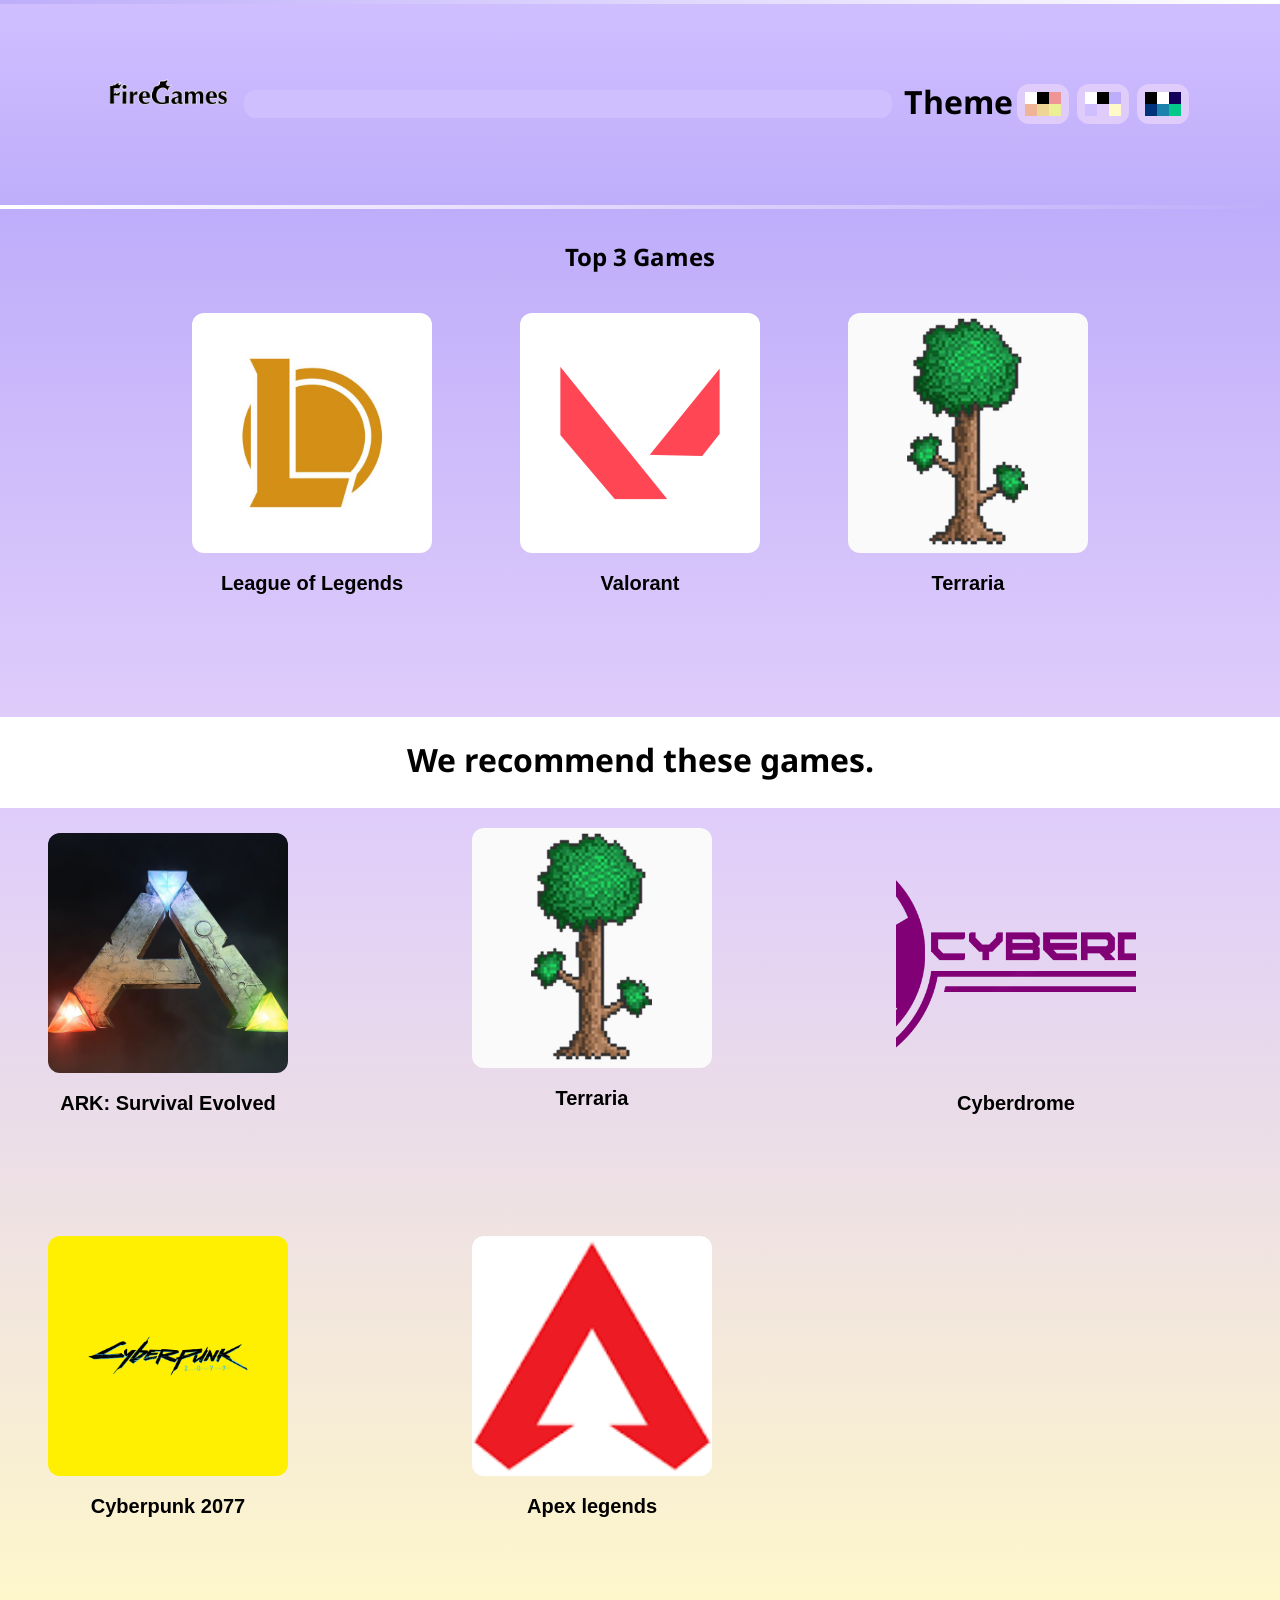
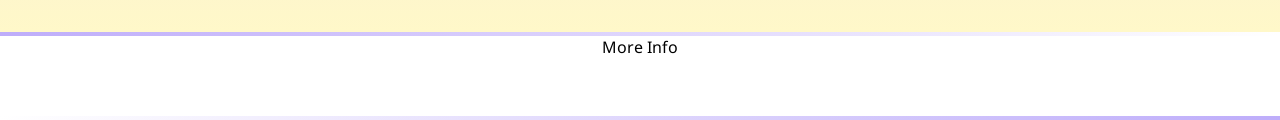
<file: index.html>
<!DOCTYPE html>
<html lang="en">
<head>
    <meta charset="UTF-8">
    <meta name="viewport" content="width=device-width, initial-scale=1.0">
    <link rel="icon" href="./Icon/iconFireGames.png">
    <style id="colorPage"></style>
    <title>Fire Game</title>
</head>
<body>
    <div id="tapBar"></div>
    <main>
        <nav id="Show"></nav>
        <div class="infoGame5">
            <h1>We recommend these games.</h1>
            <nav id="info"></nav>
            <div class="footer1"></div>
            <a href="./allInfo.html"><div class="more">More Info</div></a>
            <div class="footer2"></div>
        </div>
    </main>
    <!-- JavaScript -->
    <script src="./javascript/dataGames.js"></script>
    <script src="./javascript/mainCommand.js"></script>
    <script src="./javascript/mainPage.js"></script>
</body>
</html>
</file>
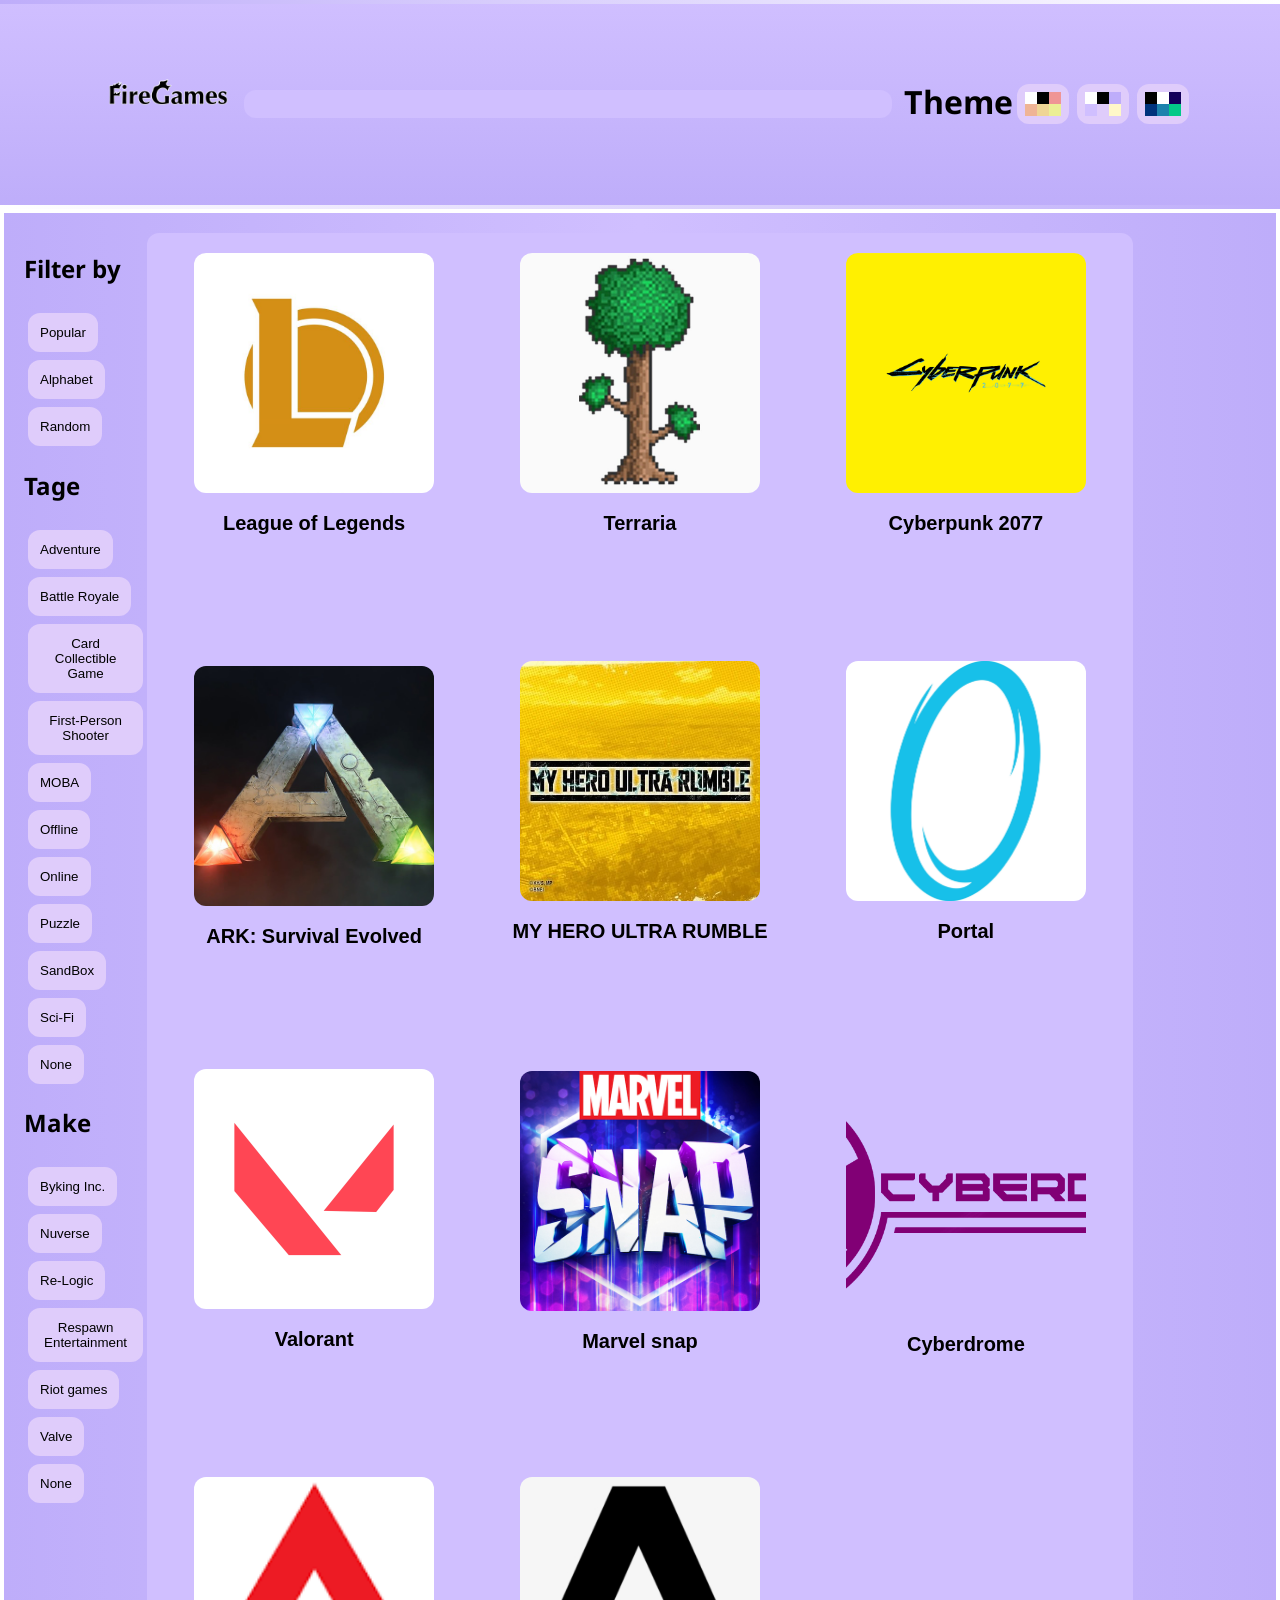
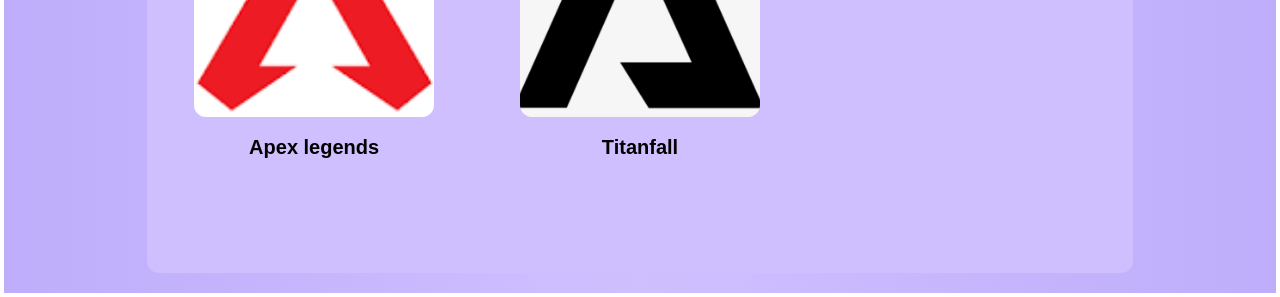
<file: allInfo.html>
<!DOCTYPE html>
<html lang="en">
<head>
    <meta charset="UTF-8">
    <meta name="viewport" content="width=device-width, initial-scale=1.0">
    <link rel="icon" href="./Icon/iconFireGames.png">
    <style id="Color"></style>
    <title>Fire Game</title>
</head>
<body>
    <div id="tapBar"></div>
    <main id="mainInfo">
        <nav id="buttonSearch"></nav>
        <nav id="info"></nav>
    </main>
    <script src="./javascript/dataGames.js"></script>
    <script src="./javascript/mainCommand.js"></script>
</body>
</html>
</file>
